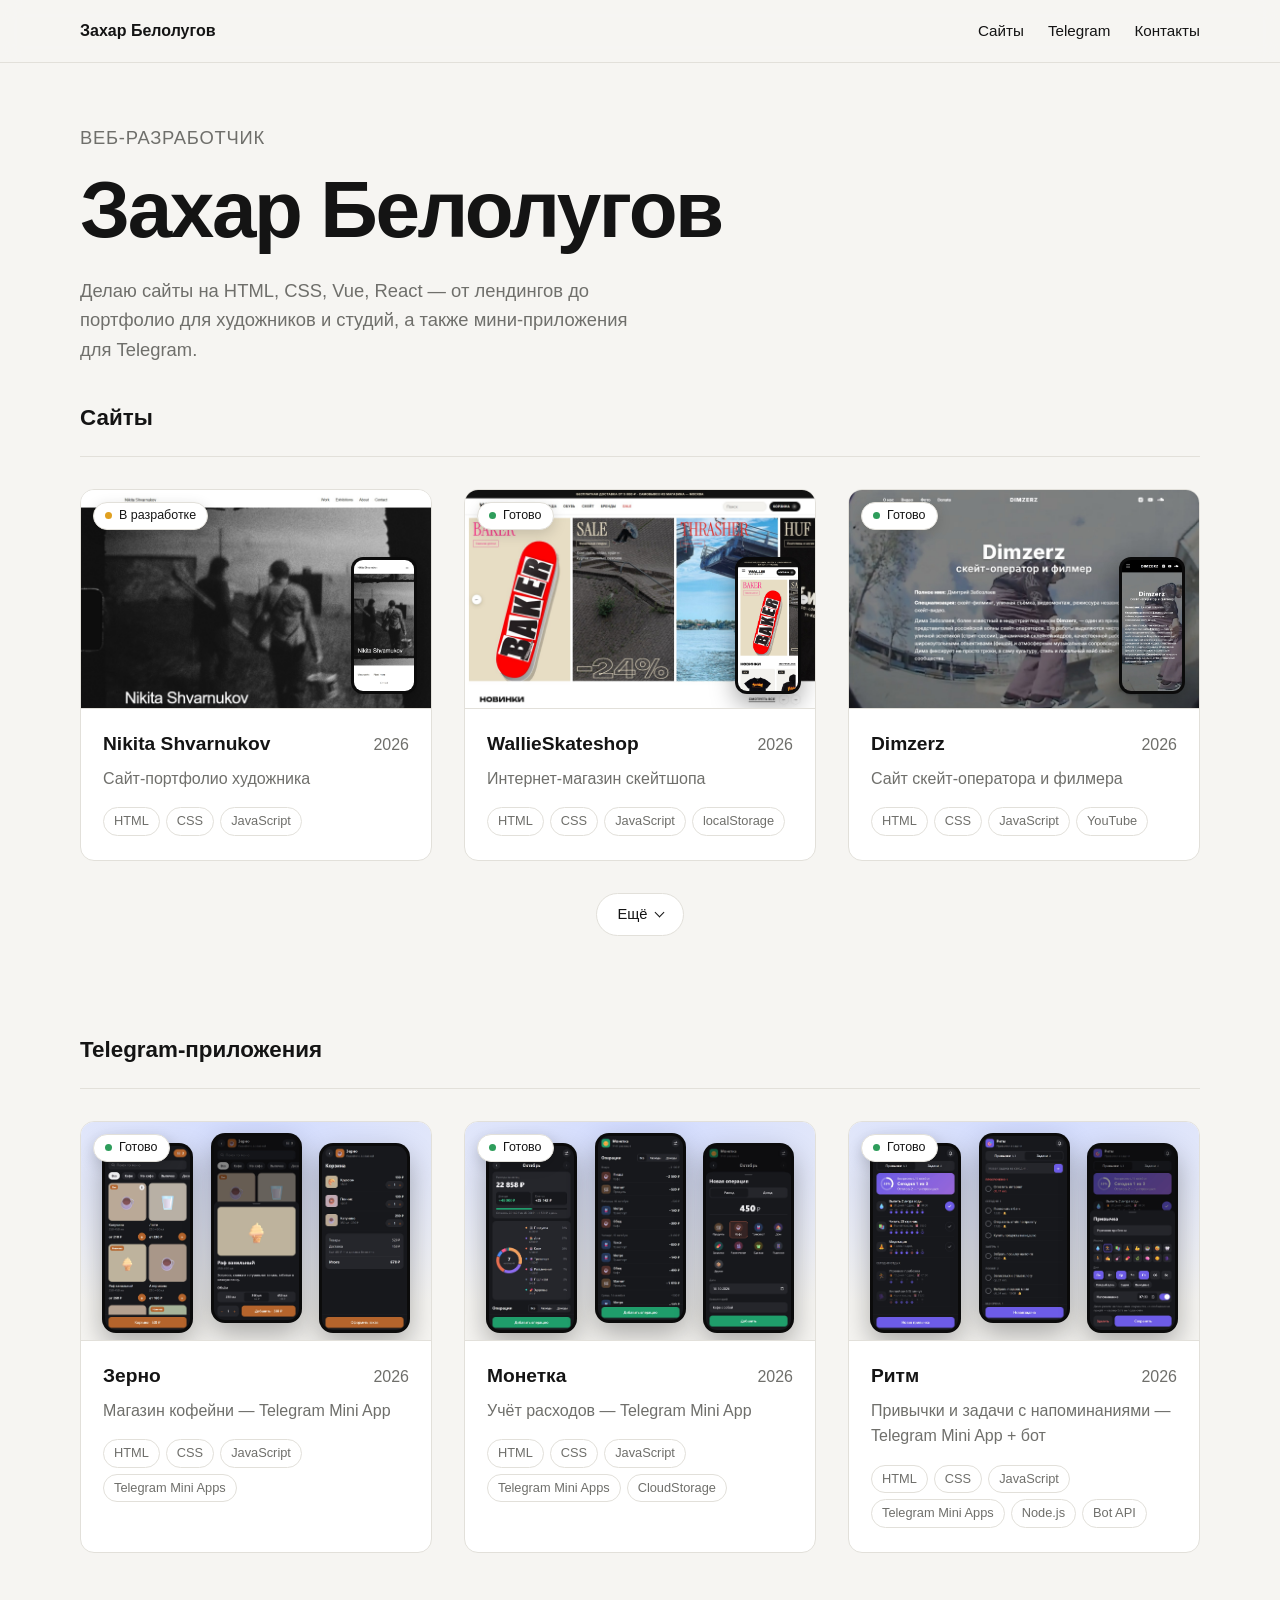
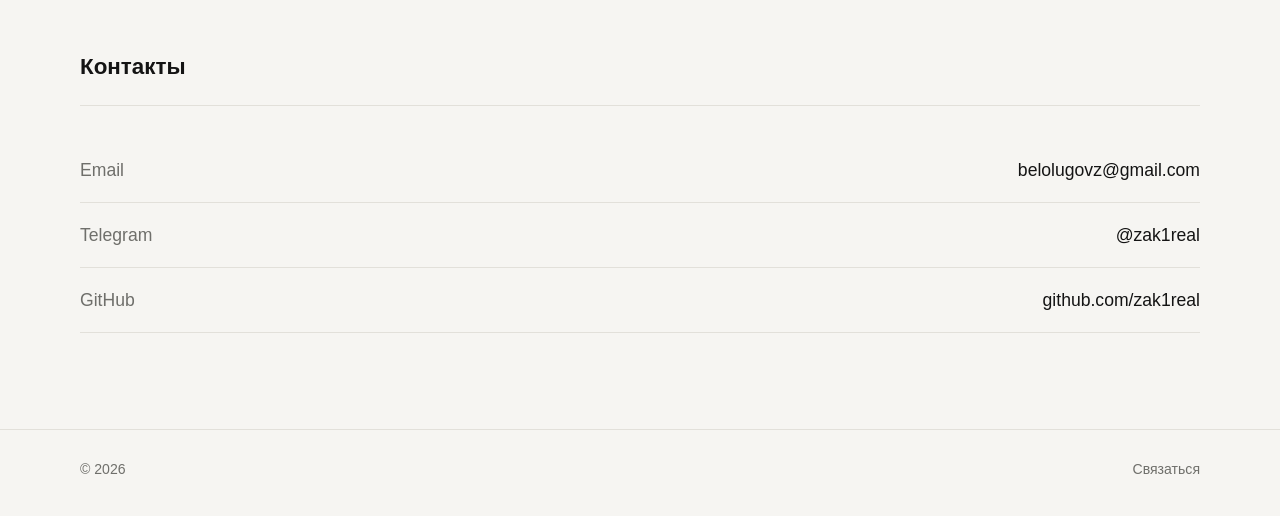
<file: index.html>
<!DOCTYPE html>
<html lang="ru">
<head>
    <meta charset="UTF-8">
    <meta name="viewport" content="width=device-width, initial-scale=1.0">
    <title>Портфолио</title>
    <link rel="stylesheet" href="css/style.css">
</head>
<body>
    <header class="site-header">
        <div class="wrap header-inner">
            <a class="logo" href="index.html" data-owner-name></a>
            <nav class="nav">
                <a href="#projects">Сайты</a>
                <a href="#telegram">Telegram</a>
                <a href="#contacts">Контакты</a>
            </nav>
        </div>
    </header>

    <main>
        <section class="wrap intro">
            <p class="eyebrow" data-owner-role></p>
            <h1 data-owner-name></h1>
            <p data-owner-about></p>
        </section>

        <section class="wrap section" id="projects">
            <div class="section-head">
                <h2>Сайты</h2>
            </div>
            <div class="grid" data-project-grid="site"></div>
        </section>

        <section class="wrap section" id="telegram">
            <div class="section-head">
                <h2>Telegram-приложения</h2>
            </div>
            <div class="grid" data-project-grid="telegram"></div>
        </section>

        <section class="wrap section" id="contacts">
            <div class="section-head">
                <h2>Контакты</h2>
            </div>
            <ul class="contacts" data-contacts></ul>
        </section>
    </main>

    <footer class="site-footer">
        <div class="wrap footer-inner">
            <span>© 2026</span>
            <button class="link-btn" type="button" data-contact-open>Связаться</button>
        </div>
    </footer>

    <script src="js/projects.js"></script>
    <script src="js/main.js"></script>
</body>
</html>
</file>
<file: css/style.css>
:root {
    --bg: #f6f5f2;
    --surface: #ffffff;
    --text: #141414;
    --muted: #6f6f6b;
    --line: #e2e0da;
    --accent: #2f5bff;
    --radius: 14px;
}

@media (prefers-color-scheme: dark) {
    :root {
        --bg: #111111;
        --surface: #1a1a1a;
        --text: #f1f0ec;
        --muted: #9a9993;
        --line: #2a2a28;
        --accent: #7c9bff;
    }
}

* {
    box-sizing: border-box;
    margin: 0;
    padding: 0;
}

html {
    scroll-behavior: smooth;
}

body {
    font-family: "Inter", Helvetica, "Helvetica Neue", Arial, sans-serif;
    background: var(--bg);
    color: var(--text);
    line-height: 1.6;
    font-size: 16px;
    min-height: 100vh;
    min-height: 100dvh;
    display: flex;
    flex-direction: column;
}

main {
    flex: 1 0 auto;
}

img {
    max-width: 100%;
    display: block;
}

a {
    color: inherit;
    text-decoration: none;
}

.wrap {
    width: min(1120px, calc(100% - 32px));
    margin: 0 auto;
}

.muted {
    color: var(--muted);
}

/* Шапка */
.site-header {
    position: sticky;
    top: 0;
    z-index: 10;
    background: color-mix(in srgb, var(--bg) 85%, transparent);
    backdrop-filter: blur(10px);
    border-bottom: 1px solid var(--line);
}

.header-inner {
    display: flex;
    align-items: center;
    justify-content: space-between;
    gap: 16px;
    padding: 18px 0;
}

.logo {
    font-weight: 600;
}

.nav {
    display: flex;
    gap: 24px;
    font-size: 0.95rem;
}

.nav a:hover,
.site-footer a:hover {
    color: var(--accent);
}

/* Главная */
.intro {
    padding: 4vh 0 4vh;
}

.eyebrow {
    color: var(--muted);
    font-size: 0.9rem;
    letter-spacing: 0.04em;
    text-transform: uppercase;
    margin-bottom: 16px;
}

.intro h1 {
    font-size: clamp(2.6rem, 7vw, 5rem);
    font-weight: 600;
    line-height: 1.05;
    letter-spacing: -0.03em;
}

.intro p {
    max-width: 56ch;
    margin-top: 24px;
    font-size: 1.15rem;
    color: var(--muted);
}

.section {
    padding: 0 0 96px;
    /* Переходы по #якорям и прокрутка из JS не прячут заголовок под липкой шапкой */
    scroll-margin-top: 80px;
}

.section-head {
    display: flex;
    align-items: baseline;
    justify-content: space-between;
    gap: 16px;
    padding-bottom: 20px;
    margin-bottom: 32px;
    border-bottom: 1px solid var(--line);
}

.section-head h2 {
    font-size: 1.4rem;
    font-weight: 600;
}

.grid {
    display: grid;
    grid-template-columns: repeat(auto-fill, minmax(320px, 1fr));
    gap: 32px;
}

.card {
    display: flex;
    flex-direction: column;
    background: var(--surface);
    border: 1px solid var(--line);
    border-radius: var(--radius);
    overflow: hidden;
    transition: transform 0.25s ease, box-shadow 0.25s ease;
}

.card:hover {
    transform: translateY(-4px);
    box-shadow: 0 18px 40px rgba(0, 0, 0, 0.08);
}

.card-media {
    position: relative;
    aspect-ratio: 16 / 10;
    overflow: hidden;
    border-bottom: 1px solid var(--line);
}

.card-media img {
    width: 100%;
    height: 100%;
    object-fit: cover;
    object-position: top center;
    transition: transform 0.5s ease;
}

.card:hover .card-media img {
    transform: scale(1.03);
}

/* Скрытые проекты и кнопка «Ещё» */
/* .card задаёт display: flex и перебивает атрибут hidden — возвращаем скрытие явно */
.card[hidden] {
    display: none;
}

.card-extra:not([hidden]) {
    animation: card-in 0.35s ease;
}

@keyframes card-in {
    from {
        opacity: 0;
        transform: translateY(12px);
    }
}

.more-wrap {
    display: flex;
    justify-content: center;
    margin-top: 32px;
}

.more-btn {
    display: inline-flex;
    align-items: center;
    gap: 8px;
    padding: 9px 20px;
    border: 1px solid var(--line);
    border-radius: 999px;
    background: var(--surface);
    color: var(--text);
    font: inherit;
    font-size: 0.92rem;
    cursor: pointer;
    transition: border-color 0.2s ease, color 0.2s ease;
}

.more-btn::after {
    content: "";
    width: 6px;
    height: 6px;
    border-right: 1.5px solid currentColor;
    border-bottom: 1.5px solid currentColor;
    transform: translateY(-2px) rotate(45deg);
    transition: transform 0.2s ease;
}

.more-btn[aria-expanded="true"]::after {
    transform: translateY(2px) rotate(-135deg);
}

.more-btn:hover {
    border-color: var(--accent);
    color: var(--accent);
}

.more-btn:focus-visible {
    outline: 2px solid var(--accent);
    outline-offset: 2px;
}

@media (prefers-reduced-motion: reduce) {
    .card-extra:not([hidden]) {
        animation: none;
    }
}

/* Мини-телефон на обложке карточки */
.card-phone {
    position: absolute;
    right: 14px;
    bottom: 14px;
    width: 19%;
    padding: 3px;
    border-radius: 12px;
    background: #0b0b0b;
    box-shadow: 0 10px 24px rgba(0, 0, 0, 0.35);
    transition: transform 0.25s ease;
}

/* Перебивает .card:hover .card-media img — телефон не масштабируется вместе с обложкой */
.card .card-media .card-phone img {
    height: auto;
    border-radius: 9px;
    transform: none;
}

.card:hover .card-phone {
    transform: translateY(-4px);
}

/* Обложка из ряда телефонов (проекты без десктопной версии) */
.card-media-phones {
    display: flex;
    justify-content: center;
    align-items: flex-start;
    gap: 5%;
    padding-top: 6%;
    background: radial-gradient(120% 90% at 50% 0%, color-mix(in srgb, var(--accent) 22%, var(--surface)), var(--bg));
}

.card-phone-row {
    flex: none;
    width: 26%;
    padding: 3px;
    border-radius: 14px;
    background: #0b0b0b;
    box-shadow: 0 12px 28px rgba(0, 0, 0, 0.3);
    transition: transform 0.3s ease;
}

.card-phone-row:nth-child(2) {
    margin-top: -3%;
}

.card .card-media .card-phone-row img {
    height: auto;
    border-radius: 11px;
    transform: none;
}

.card:hover .card-phone-row {
    transform: translateY(-6px);
}

.card:hover .card-phone-row:nth-child(2) {
    transform: translateY(-10px);
}

.card-body {
    padding: 20px 22px 24px;
    display: grid;
    gap: 6px;
}

.card-head {
    display: flex;
    justify-content: space-between;
    align-items: baseline;
    gap: 12px;
}

.card-head h3 {
    font-size: 1.2rem;
    font-weight: 600;
}

.tags {
    list-style: none;
    display: flex;
    flex-wrap: wrap;
    gap: 6px;
    margin-top: 10px;
}

.tags li {
    font-size: 0.8rem;
    padding: 3px 10px;
    border: 1px solid var(--line);
    border-radius: 999px;
    color: var(--muted);
}

/* Статус проекта */
.status {
    display: inline-flex;
    align-items: center;
    gap: 7px;
    padding: 4px 11px;
    border-radius: 999px;
    font-size: 0.78rem;
    font-weight: 500;
    line-height: 1.4;
    background: var(--surface);
    color: var(--text);
    border: 1px solid var(--line);
}

.status::before {
    content: "";
    width: 7px;
    height: 7px;
    border-radius: 50%;
    background: currentColor;
}

.status-done::before {
    background: #2e9d5b;
}

.status-wip::before {
    background: #e0a020;
    animation: status-pulse 1.6s ease-in-out infinite;
}

@keyframes status-pulse {
    50% {
        opacity: 0.3;
    }
}

.card-media .status {
    position: absolute;
    top: 12px;
    left: 12px;
    box-shadow: 0 4px 14px rgba(0, 0, 0, 0.15);
}

.project-head .status {
    margin-top: 18px;
}

@media (prefers-reduced-motion: reduce) {
    .status-wip::before {
        animation: none;
    }
}

/* Контакты */
.contacts {
    list-style: none;
    display: grid;
    gap: 0;
}

.contacts li {
    display: flex;
    justify-content: space-between;
    gap: 16px;
    padding: 18px 0;
    border-bottom: 1px solid var(--line);
    font-size: 1.1rem;
}

.contacts a {
    overflow-wrap: anywhere;
    text-align: right;
}

.contacts a:hover {
    color: var(--accent);
}

.contact-label {
    color: var(--muted);
}

/* Страница проекта */
.project {
    padding: 48px 0 96px;
}

.back {
    display: inline-block;
    color: var(--muted);
    font-size: 0.95rem;
    margin-bottom: 40px;
}

.back:hover {
    color: var(--accent);
}

.project-head h1 {
    font-size: clamp(2.2rem, 6vw, 4rem);
    font-weight: 600;
    line-height: 1.08;
    letter-spacing: -0.03em;
}

.project-layout {
    display: grid;
    grid-template-columns: 1.6fr 1fr;
    gap: 56px;
    margin: 40px 0 56px;
}

.project-text p {
    font-size: 1.1rem;
}

.project-text p + p {
    margin-top: 16px;
}

.project-meta {
    display: grid;
    grid-template-columns: auto 1fr;
    gap: 14px 20px;
    align-content: start;
    font-size: 0.95rem;
}

.project-meta dt {
    color: var(--muted);
}

.project-meta .tags {
    margin-top: 0;
}

.project-links {
    display: flex;
    flex-wrap: wrap;
    gap: 10px;
}

.btn {
    display: inline-block;
    padding: 9px 16px;
    border-radius: 999px;
    background: var(--text);
    color: var(--bg);
    font-size: 0.9rem;
}

.btn:hover {
    opacity: 0.85;
}

.btn-ghost {
    background: transparent;
    color: var(--text);
    border: 1px solid var(--line);
}

.gallery {
    display: grid;
    gap: 40px;
}

.shot img {
    width: 100%;
}

.screen-desktop img {
    border: 1px solid var(--line);
    border-radius: var(--radius);
}

/* Десктоп и телефон рядом: высоты экранов примерно совпадают */
.has-mobile .shot-screens {
    display: grid;
    grid-template-columns: minmax(0, 1fr) minmax(0, 0.27fr);
    gap: 32px;
    align-items: center;
}

/* Рамка телефона */
.screen-mobile {
    padding: 6px;
    border-radius: 30px;
    background: #0b0b0b;
    box-shadow: 0 0 0 1px var(--line), 0 20px 40px rgba(0, 0, 0, 0.18);
}

.screen-mobile img {
    border-radius: 24px;
}

/* Ряд экранов телефона */
.gallery-phones {
    display: grid;
    grid-template-columns: repeat(auto-fill, minmax(220px, 1fr));
    gap: 32px;
}

.gallery-phones .shot figcaption {
    text-align: center;
}

.shot figcaption {
    margin-top: 10px;
    color: var(--muted);
    font-size: 0.9rem;
}

.next-project {
    display: grid;
    gap: 4px;
    margin-top: 72px;
    padding-top: 28px;
    border-top: 1px solid var(--line);
}

.next-project strong {
    font-size: 1.6rem;
    font-weight: 600;
}

.next-project:hover strong {
    color: var(--accent);
}

/* Подвал */
.site-footer {
    flex-shrink: 0;
    padding: 28px 0 36px;
    border-top: 1px solid var(--line);
    color: var(--muted);
    font-size: 0.88rem;
}

.footer-inner {
    display: flex;
    justify-content: space-between;
    gap: 16px;
}

.link-btn {
    border: 0;
    background: none;
    font: inherit;
    color: inherit;
    cursor: pointer;
}

.link-btn:hover {
    color: var(--accent);
}

/* Модальное окно «Связаться» */
.modal {
    width: min(480px, calc(100% - 32px));
    margin: auto;
    border: 1px solid var(--line);
    border-radius: var(--radius);
    background: var(--surface);
    color: var(--text);
    padding: 0;
    box-shadow: 0 30px 80px rgba(0, 0, 0, 0.35);
}

.modal::backdrop {
    background: rgba(0, 0, 0, 0.55);
    backdrop-filter: blur(4px);
}

.modal[open] {
    animation: modal-in 0.2s ease;
}

@keyframes modal-in {
    from {
        opacity: 0;
        transform: translateY(12px);
    }
}

.modal-form {
    position: relative;
    display: grid;
    gap: 16px;
    padding: 32px 28px 28px;
}

.modal-form h2 {
    font-size: 1.5rem;
    font-weight: 600;
}

.modal-form > .muted {
    margin-top: -8px;
    font-size: 0.95rem;
}

.modal-close {
    position: absolute;
    top: 14px;
    right: 14px;
    width: 36px;
    height: 36px;
    border: 0;
    border-radius: 50%;
    background: transparent;
    color: var(--muted);
    font-size: 1.6rem;
    line-height: 1;
    cursor: pointer;
}

.modal-close:hover {
    background: var(--line);
    color: var(--text);
}

.modal-form label {
    display: grid;
    gap: 6px;
    font-size: 0.88rem;
    color: var(--muted);
}

.modal-form input,
.modal-form textarea {
    font: inherit;
    font-size: 1rem;
    color: var(--text);
    background: var(--bg);
    border: 1px solid var(--line);
    border-radius: 10px;
    padding: 10px 12px;
    resize: none;
}

.modal-form input:focus,
.modal-form textarea:focus {
    outline: 2px solid var(--accent);
    outline-offset: -1px;
}

.contact-field {
    border: 0;
    display: grid;
    gap: 8px;
    min-width: 0;
}

.contact-field legend {
    padding: 0;
    margin-bottom: 6px;
    font-size: 0.88rem;
    color: var(--muted);
}

.segmented {
    display: grid;
    grid-template-columns: 1fr 1fr;
    gap: 4px;
    padding: 4px;
    background: var(--bg);
    border: 1px solid var(--line);
    border-radius: 12px;
}

.modal-form .segmented label {
    display: block;
    position: relative;
    cursor: pointer;
    color: var(--muted);
}

.modal-form .segmented input {
    position: absolute;
    opacity: 0;
    width: 1px;
    height: 1px;
    padding: 0;
    border: 0;
}

.segmented span {
    display: block;
    padding: 7px 10px;
    border-radius: 8px;
    text-align: center;
    font-size: 0.92rem;
    transition: background 0.15s ease, color 0.15s ease;
}

.segmented label:hover span {
    color: var(--text);
}

.segmented input:checked + span {
    background: var(--surface);
    color: var(--text);
    box-shadow: 0 1px 4px rgba(0, 0, 0, 0.18);
}

.segmented input:focus-visible + span {
    outline: 2px solid var(--accent);
}

.modal-form .hp {
    position: absolute;
    left: -9999px;
}

.modal-form .btn {
    justify-self: start;
    border: 0;
    cursor: pointer;
    font: inherit;
    padding: 11px 22px;
}

.modal-form .btn:disabled {
    opacity: 0.5;
    cursor: wait;
}

.form-status {
    min-height: 1.4em;
    font-size: 0.92rem;
    color: var(--muted);
}

.form-status:empty {
    display: none;
}

.form-status.is-ok {
    color: #2e9d5b;
}

.form-status.is-error {
    color: #e0524a;
}

@media (max-width: 720px) {
    .grid {
        grid-template-columns: 1fr;
    }

    .project-layout {
        grid-template-columns: 1fr;
        gap: 32px;
    }

    /* На телефоне экраны друг под другом, телефон — по центру */
    .has-mobile .shot-screens {
        grid-template-columns: 1fr;
        gap: 20px;
    }

    .screen-mobile {
        width: min(240px, 66%);
        justify-self: center;
    }

    .gallery-phones {
        grid-template-columns: 1fr 1fr;
        gap: 20px;
    }

    .gallery-phones .screen-mobile {
        width: auto;
    }

    .nav {
        gap: 16px;
    }

    .contacts li {
        flex-direction: column;
        gap: 2px;
    }

    .contacts a {
        text-align: left;
    }
}
</file>
